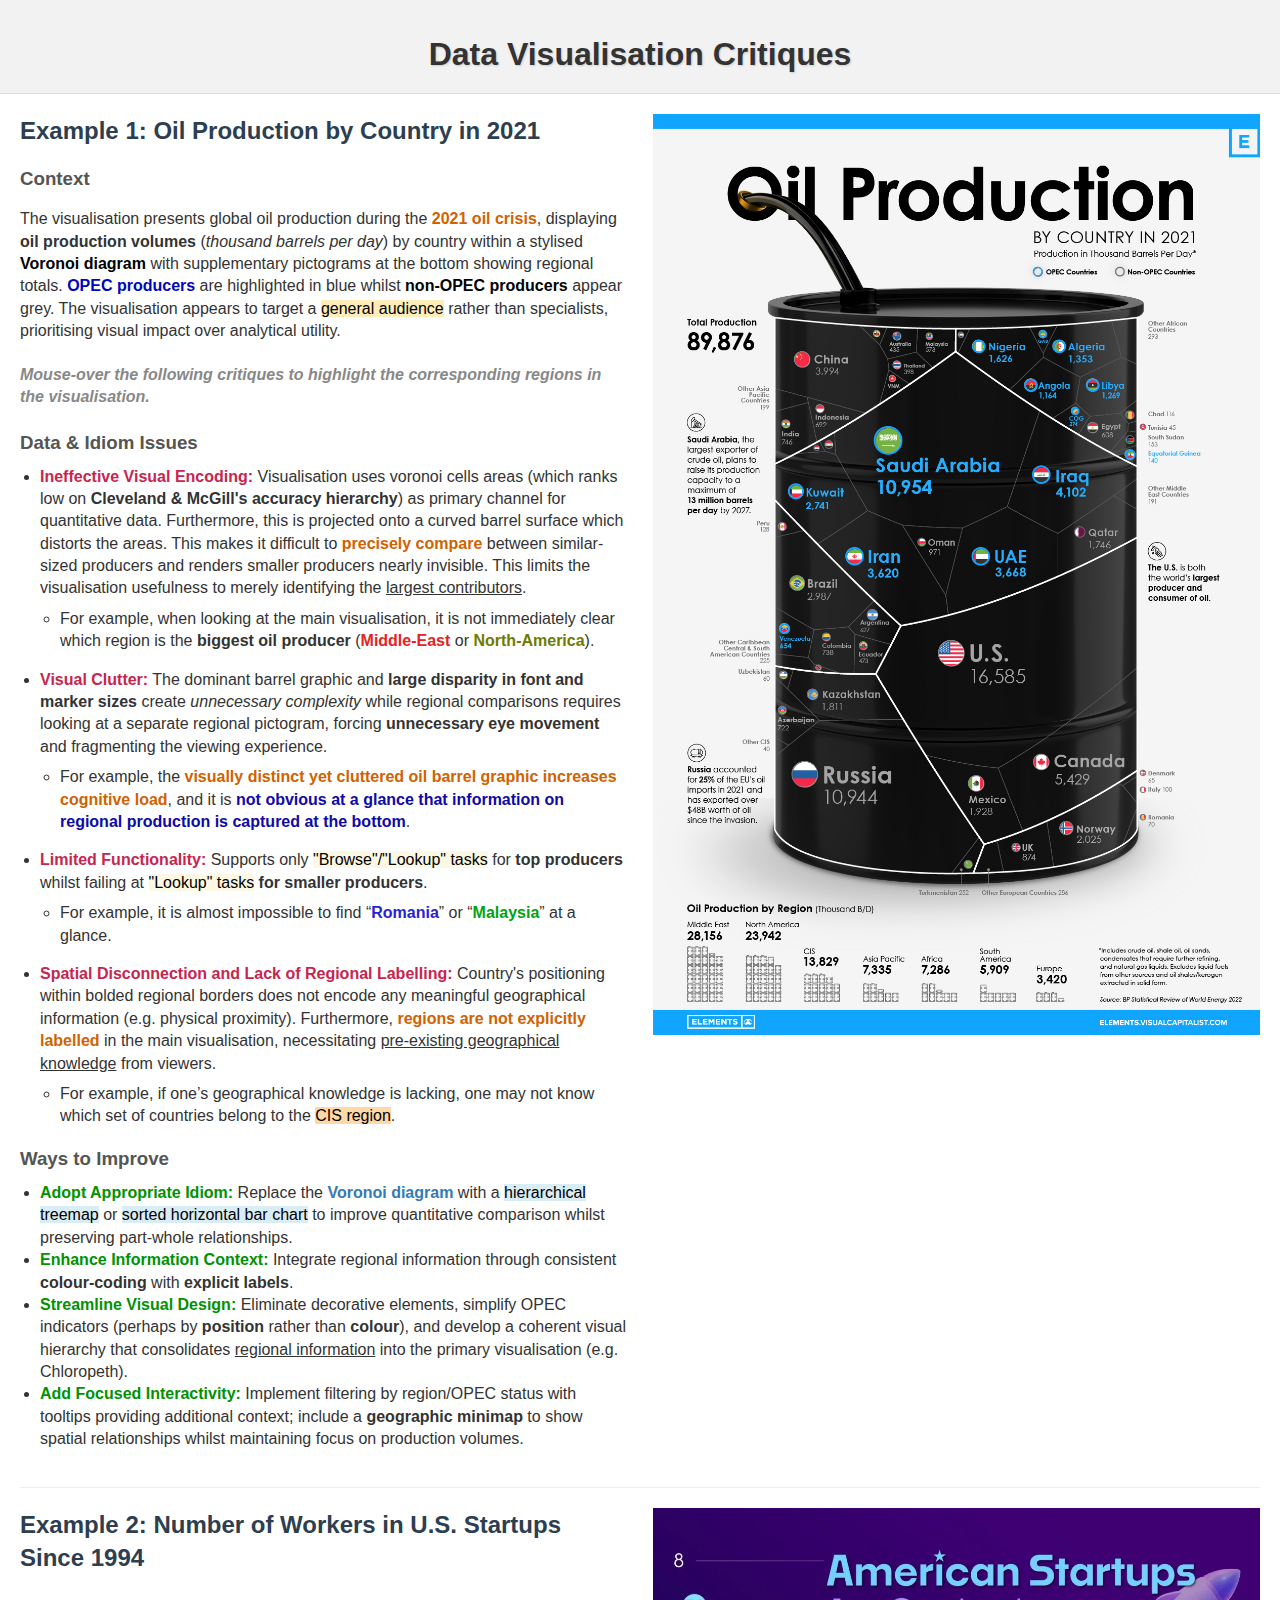
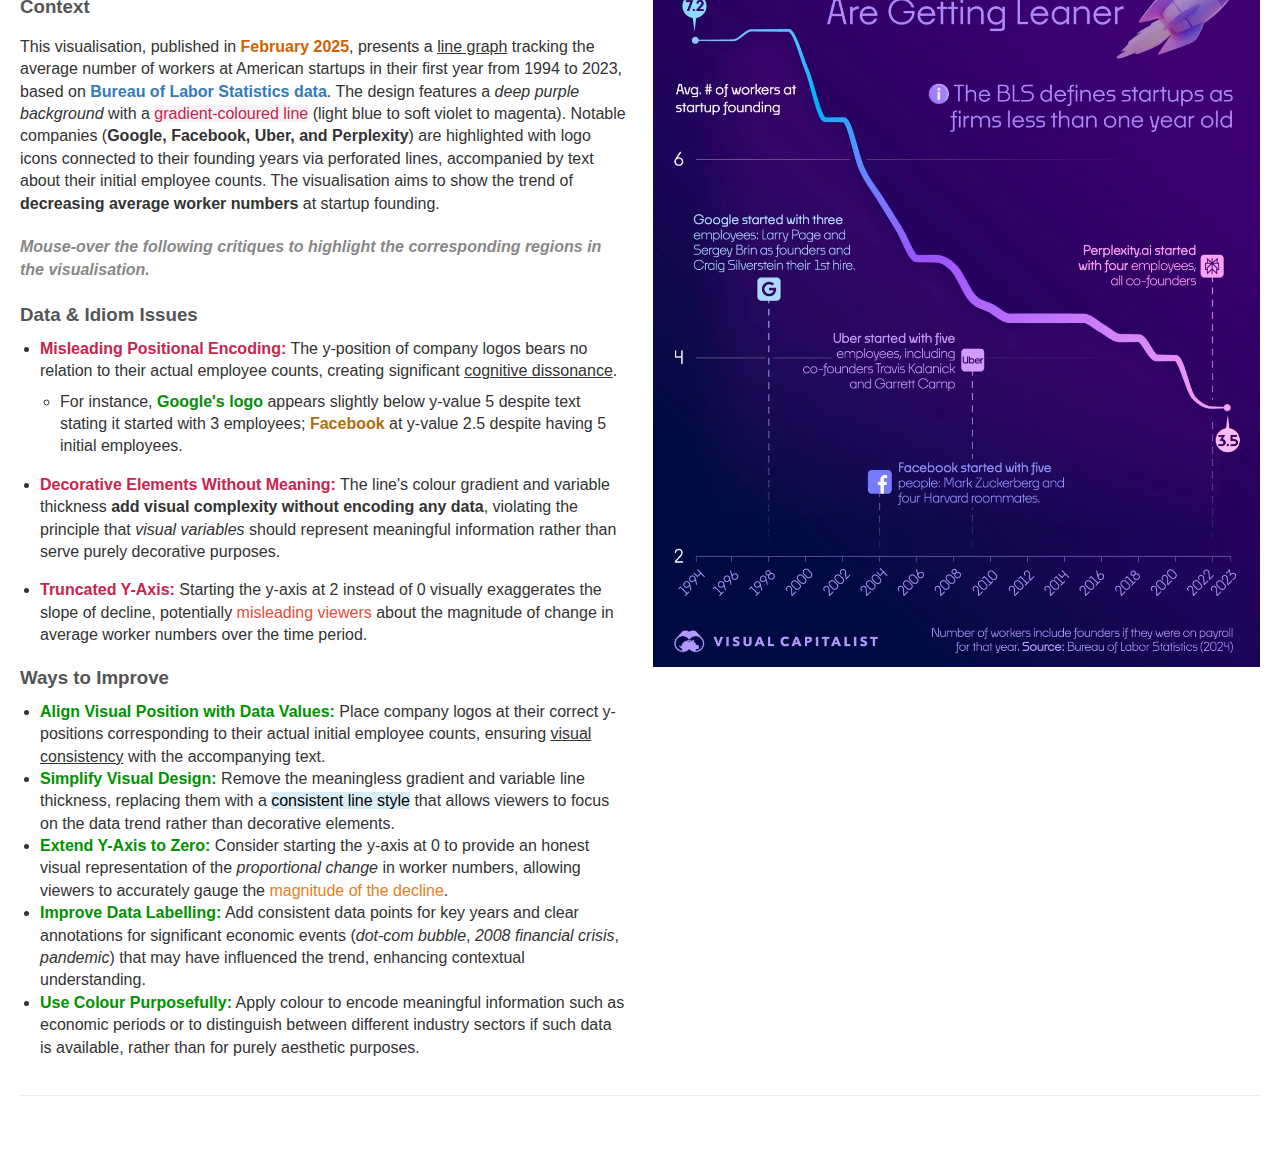
<file: index.html>
<!doctype html>
<html lang="en">
<head>
  <meta charset="UTF-8">
  <title>Data Visualisation Critiques</title>
  <link rel="stylesheet" href="style.css" />
  <!-- Include D3.js from a CDN -->
  <script src="https://d3js.org/d3.v7.min.js"></script>
</head>
<body>
  <h1 style="color: #333; text-shadow: 1px 1px 2px #ccc;">Data Visualisation Critiques</h1>

  <!-- Example 1 Container -->
  <div class="example-container">
    <div class="text-column">
      
      <h2 style="color: #2c3e50;">Example 1: <span style="font-weight: bolder;">Oil Production by Country in 2021</span></h2>

      <h3 style="color: #555;">Context</h3>
      <p>
        The visualisation presents global oil production during the 
        <strong style="color: #d16200;">2021 oil crisis</strong>, displaying <strong>oil production volumes</strong> 
        (<em>thousand barrels per day</em>) by country within a stylised 
        <span style="color: #000000; font-weight: bold;">Voronoi diagram</span> with supplementary pictograms 
        at the bottom showing regional totals. 
        <span style="color: #0006bb; font-weight: bold;">OPEC producers</span> are highlighted in blue whilst 
        <span style="color: #000000; font-weight: bold;">non-OPEC producers</span> appear grey. 
        The visualisation appears to target a <mark style="background-color: #ffeeba;">general audience</mark> 
        rather than specialists, prioritising visual impact over analytical utility.
      </p>

      <h4 style="font-style: italic; color: #888;">
        <i>Mouse-over the following critiques to highlight the corresponding regions in the visualisation.</i>
      </h4>

      <h3 style="color: #555;">Data &amp; Idiom Issues</h3>
      <ul>
        <li class="critique-point" data-target="oil-region1" style="margin-bottom: 1em;">
          <strong style="color: #c7254e;">Ineffective Visual Encoding:</strong> Visualisation uses voronoi cells areas 
          (which ranks low on <strong>Cleveland &amp; McGill's accuracy hierarchy</strong>) as primary channel for quantitative
          data. Furthermore, this is projected onto a curved barrel surface which distorts the areas. 
          This makes it difficult to <span style="font-weight: bold; color: #d16200;">precisely compare</span> between 
          similar-sized producers and renders smaller producers nearly invisible. This limits the visualisation usefulness 
          to merely identifying the <span style="text-decoration: underline;">largest contributors</span>.
          <ul>
            <li style="margin-top: 0.5em;">
              For example, when looking at the main visualisation, it is not immediately clear 
              which region is the <strong>biggest oil producer</strong> (<span style="font-weight: bold; color: #e62222;">Middle-East</span> or <span style="font-weight: bold; color: #707a00;">North-America</span>).
            </li>
          </ul>
        </li>

        <li class="critique-point" data-target="oil-region2" style="margin-bottom: 1em;">
          <strong style="color: #c7254e;">Visual Clutter:</strong> The dominant barrel graphic and <strong>large disparity 
          in font and marker sizes</strong> create <em>unnecessary complexity</em> while regional comparisons requires looking at a separate regional pictogram,
          forcing <strong>unnecessary eye movement</strong> and fragmenting the viewing experience.
          <ul>
            <li style="margin-top: 0.5em;">
              For example, the <strong style="color: #d16200;">visually distinct yet cluttered oil barrel graphic increases cognitive load</strong>, 
              and it is <strong style="color: #0e09a8;">not obvious at a glance that information on regional production is captured at the bottom</strong>.
            </li>
          </ul>
        </li>

        <li class="critique-point" data-target="oil-region3" style="margin-bottom: 1em;">
          <strong style="color: #c7254e;">Limited Functionality:</strong> Supports only 
          <mark style="background-color: #fcf8e3;">"Browse"/"Lookup" tasks</mark> for <strong>top producers</strong> whilst failing at 
          <mark style="background-color: #fcf8e3;">"Lookup" tasks</mark> <strong>for smaller producers</strong>.
          <ul>
            <li style="margin-top: 0.5em;">
              For example, it is almost impossible to find 
              “<strong style="color: #2822d5;">Romania</strong>” or 
              “<strong style="color: #01a411;">Malaysia</strong>” at a glance.
            </li>
          </ul>
        </li>

        <li class="critique-point" data-target="oil-region4" style="margin-bottom: 1em;">
          <strong style="color: #c7254e;">Spatial Disconnection and Lack of Regional Labelling:</strong> 
          Country's positioning within bolded regional borders does not encode any meaningful geographical information (e.g. physical proximity). 
          Furthermore, <span style="font-weight: bold; color: #d16200;">regions are not explicitly labelled</span> 
          in the main visualisation, necessitating <u>pre-existing geographical knowledge</u> from viewers.
          <ul>
            <li style="margin-top: 0.5em;">
              For example, if one’s geographical knowledge is lacking, one may not know which 
              set of countries belong to the 
              <mark style="background-color: #ffd8a8;">CIS region</mark>.
            </li>
          </ul>
        </li>

        
      </ul>

      <h3 style="color: #555;">Ways to Improve</h3>
      <ul>
        <li>
          <strong style="color: #009200;">Adopt Appropriate Idiom:</strong> Replace the 
          <span style="color: #337ab7; font-weight: bold;">Voronoi diagram</span> with a 
          <mark style="background-color: #d9edf7;">hierarchical treemap</mark> or 
          <mark style="background-color: #d9edf7;">sorted horizontal bar chart</mark> to improve 
          quantitative comparison whilst preserving part-whole relationships.
        </li>
        <li>
          <strong style="color: #009200;">Enhance Information Context:</strong> Integrate 
          regional information through consistent <span style="font-weight: bold;">colour-coding</span> 
          with <strong>explicit labels</strong>.
        </li>
        <li>
          <strong style="color: #009200;">Streamline Visual Design:</strong> Eliminate decorative 
          elements, simplify OPEC indicators (perhaps by <strong>position</strong> rather than <strong>colour</strong>), and develop 
          a coherent visual hierarchy that consolidates <u>regional information</u> into the 
          primary visualisation (e.g. Chloropeth).
        </li>
        <li>
          <strong style="color: #009200;">Add Focused Interactivity:</strong> Implement filtering 
          by region/OPEC status with tooltips providing additional context; include a 
          <span style="font-weight: bold;">geographic minimap</span> to show spatial relationships 
          whilst maintaining focus on production volumes.
        </li>
      </ul>
    </div>

    <div class="image-column">
      <div class="image-wrapper">
        <img
          id="oilProductionImage"
          src="images/oil.jpg"
          alt="Oil Production Visualization"
        >
        <!-- The SVG overlay for drawing shapes with D3 -->
        <svg id="oilOverlay" class="overlay-svg"></svg>
      </div>
    </div>
  </div>

  <!-- Example 2 Container -->
  <div class="example-container">
    <div class="text-column">
      <h2 style="color: #2c3e50;">Example 2: <span style="font-weight: bolder;">Number of Workers in U.S. Startups Since 1994</span></h2>

      <h3 style="color: #555;">Context</h3>
      <p>
        This visualisation, published in <strong style="color: #d16200;">February 2025</strong>, 
        presents a <u>line graph</u> tracking the average number of workers at American startups 
        in their first year from 1994 to 2023, based on 
        <span style="font-weight: bold; color: #337ab7;">Bureau of Labor Statistics data</span>. 
        The design features a <em>deep purple background</em> with a 
        <mark style="background-color: #f9f2f4; color: #c7254e;">gradient-coloured line</mark> 
        (light blue to soft violet to magenta). Notable companies 
        (<strong>Google, Facebook, Uber, and Perplexity</strong>) are highlighted with logo icons 
        connected to their founding years via perforated lines, accompanied by text about their 
        initial employee counts. The visualisation aims to show the trend of 
        <strong>decreasing average worker numbers</strong> at startup founding.
      </p>
      <h4 style="font-style: italic; color: #888;">
        <i>Mouse-over the following critiques to highlight the corresponding regions in the visualisation.</i>
      </h4>

      <h3 style="color: #555;">Data &amp; Idiom Issues</h3>
      <ul>
        <li class="critique-point" data-target="startup-region1" style="margin-bottom: 1em;">
          <strong style="color: #c7254e;">Misleading Positional Encoding:</strong> The y-position of 
          company logos bears no relation to their actual employee counts, creating significant 
          <u>cognitive dissonance</u>.
          <ul>
            <li style="margin-top: 0.5em;">
              For instance, <strong style="color: #068d0a;">Google's logo</strong> appears slightly below y-value 5 
              despite text stating it started with 3 employees; 
              <strong style="color: #b26d0e;">Facebook</strong> at y-value 2.5 despite having 5 initial employees.
            </li>
          </ul>
        </li>
        <li class="critique-point" data-target="startup-region2" style="margin-bottom: 1em;">
          <strong style="color: #c7254e;">Decorative Elements Without Meaning:</strong> The line's 
          colour gradient and variable thickness <strong>add visual complexity without encoding any data</strong>, 
          violating the principle that <em>visual variables</em> should represent meaningful information 
          rather than serve purely decorative purposes.
        </li>
        <li class="critique-point" data-target="startup-region3" style="margin-bottom: 1em;">
          <strong style="color: #c7254e;">Truncated Y-Axis:</strong> Starting the y-axis at 2 instead of 0 
          visually exaggerates the slope of decline, potentially <span style="color: #e74c3c;">misleading viewers</span> 
          about the magnitude of change in average worker numbers over the time period.
        </li>
      </ul>

      <h3 style="color: #555;">Ways to Improve</h3>
      <ul>
        <li>
          <strong style="color: #009200;">Align Visual Position with Data Values:</strong> Place company 
          logos at their correct y-positions corresponding to their actual initial employee counts, ensuring 
          <span style="text-decoration: underline;">visual consistency</span> with the accompanying text.
        </li>
        <li>
          <strong style="color: #009200;">Simplify Visual Design:</strong> Remove the meaningless gradient 
          and variable line thickness, replacing them with a <mark style="background-color: #d9edf7;">consistent 
          line style</mark> that allows viewers to focus on the data trend rather than decorative elements.
        </li>
        <li>
          <strong style="color: #009200;">Extend Y-Axis to Zero:</strong> Consider starting the y-axis at 0 
          to provide an honest visual representation of the <em>proportional change</em> in worker numbers, 
          allowing viewers to accurately gauge the <span style="color: #e67e22;">magnitude of the decline</span>.
        </li>
        <li>
          <strong style="color: #009200;">Improve Data Labelling:</strong> Add consistent data points for key 
          years and clear annotations for significant economic events (<em>dot-com bubble</em>, 
          <em>2008 financial crisis</em>, <em>pandemic</em>) that may have influenced the trend, 
          enhancing contextual understanding.
        </li>
        <li>
          <strong style="color: #009200;">Use Colour Purposefully:</strong> Apply colour to encode meaningful 
          information such as economic periods or to distinguish between different industry sectors if such 
          data is available, rather than for purely aesthetic purposes.
        </li>
      </ul>
    </div>

    <div class="image-column">
      <div class="image-wrapper">
        <img
          id="startupImage"
          src="images/startup.webp"
          alt="Startup Workers Visualization"
        >
        <svg id="startupOverlay" class="overlay-svg"></svg>
      </div>
    </div>
  </div>

  <!-- Our custom script that references D3 for overlays -->
  <script src="main.js"></script>
</body>
</html>
</file>
<file: style.css>
/* Basic page styling */
body {
  margin: 0;
  padding: 0;
  font-family: Arial, sans-serif;
  line-height: 1.4;
  color: #333;
}

h1 {
  text-align: center;
  padding: 1em 0 0.5em;
  margin: 0;
  background-color: #f2f2f2;
  border-bottom: 1px solid #ddd;
}

/* Container for each example */
.example-container {
  display: flex;
  flex-direction: row;
  gap: 20px;
  margin: 20px;
  border-bottom: 1px solid #eee;
  padding-bottom: 20px;
  position: relative; /* Make sure this container has a position context */
  min-height: 600px; /* Ensure container is tall enough for scrolling */
}

.text-column {
  flex: 1;
  max-width: 1000px;
  padding-right: 5px;
}

.image-column {
  flex: 1;
  min-width: 200px;
  position: relative; /* Important for positioning context */
}

/* Wrapping the image + overlay */
.image-wrapper {
  margin: 0 auto;
  width: 100%;
  max-width: 700px; /* Limit how large the image can get */
  overflow: hidden;
  /* The sticky behavior is controlled via JS */
}

/* Make the image scale up to fill container's width, but maintain aspect ratio */
.image-wrapper img {
  display: block;
  width: 100%;
  height: auto;
  object-fit: contain;
}

/* The overlaid SVG that will show highlights, same size as the image */
.overlay-svg {
  position: absolute;
  top: 0;
  left: 0;
  width: 100%;
  height: 100%;
  pointer-events: none; /* so mouse events go "through" to the image if needed */
}

h2 {
  margin-top: 0;
  margin-bottom: 0.5em;
}
h3 {
  margin-top: 1em;
  margin-bottom: 0.5em;
}

ul {
  padding-left: 20px;
  margin-top: 0.5em;
  margin-bottom: 1em;
}

/* Critique bullet styling */
.critique-point {
  margin-bottom: 0.5em;
  cursor: pointer;
}
.critique-point:hover {
  background-color: #fcf8e3;
  transition: background-color 0.3s;
}

/* Add sufficient padding at the bottom to ensure scrolling */
body {
  padding-bottom: 50px;
}
</file>
